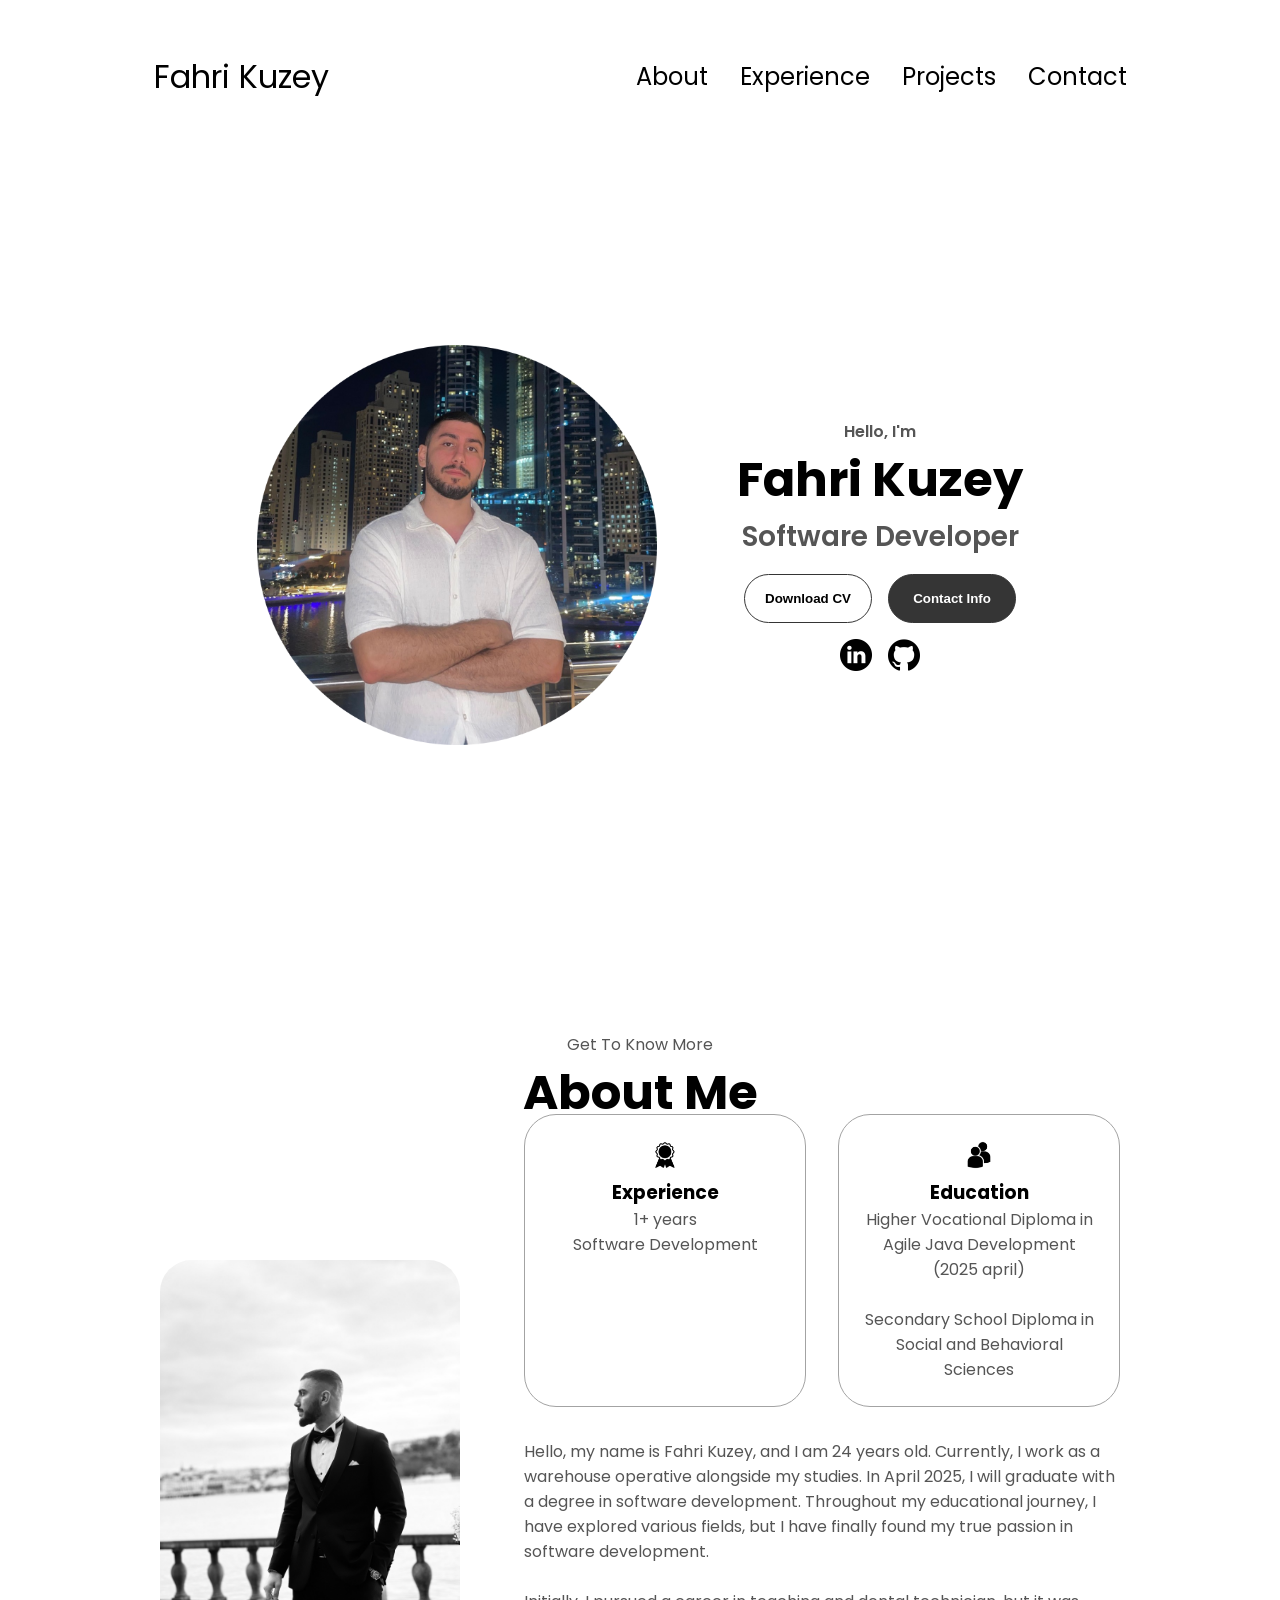
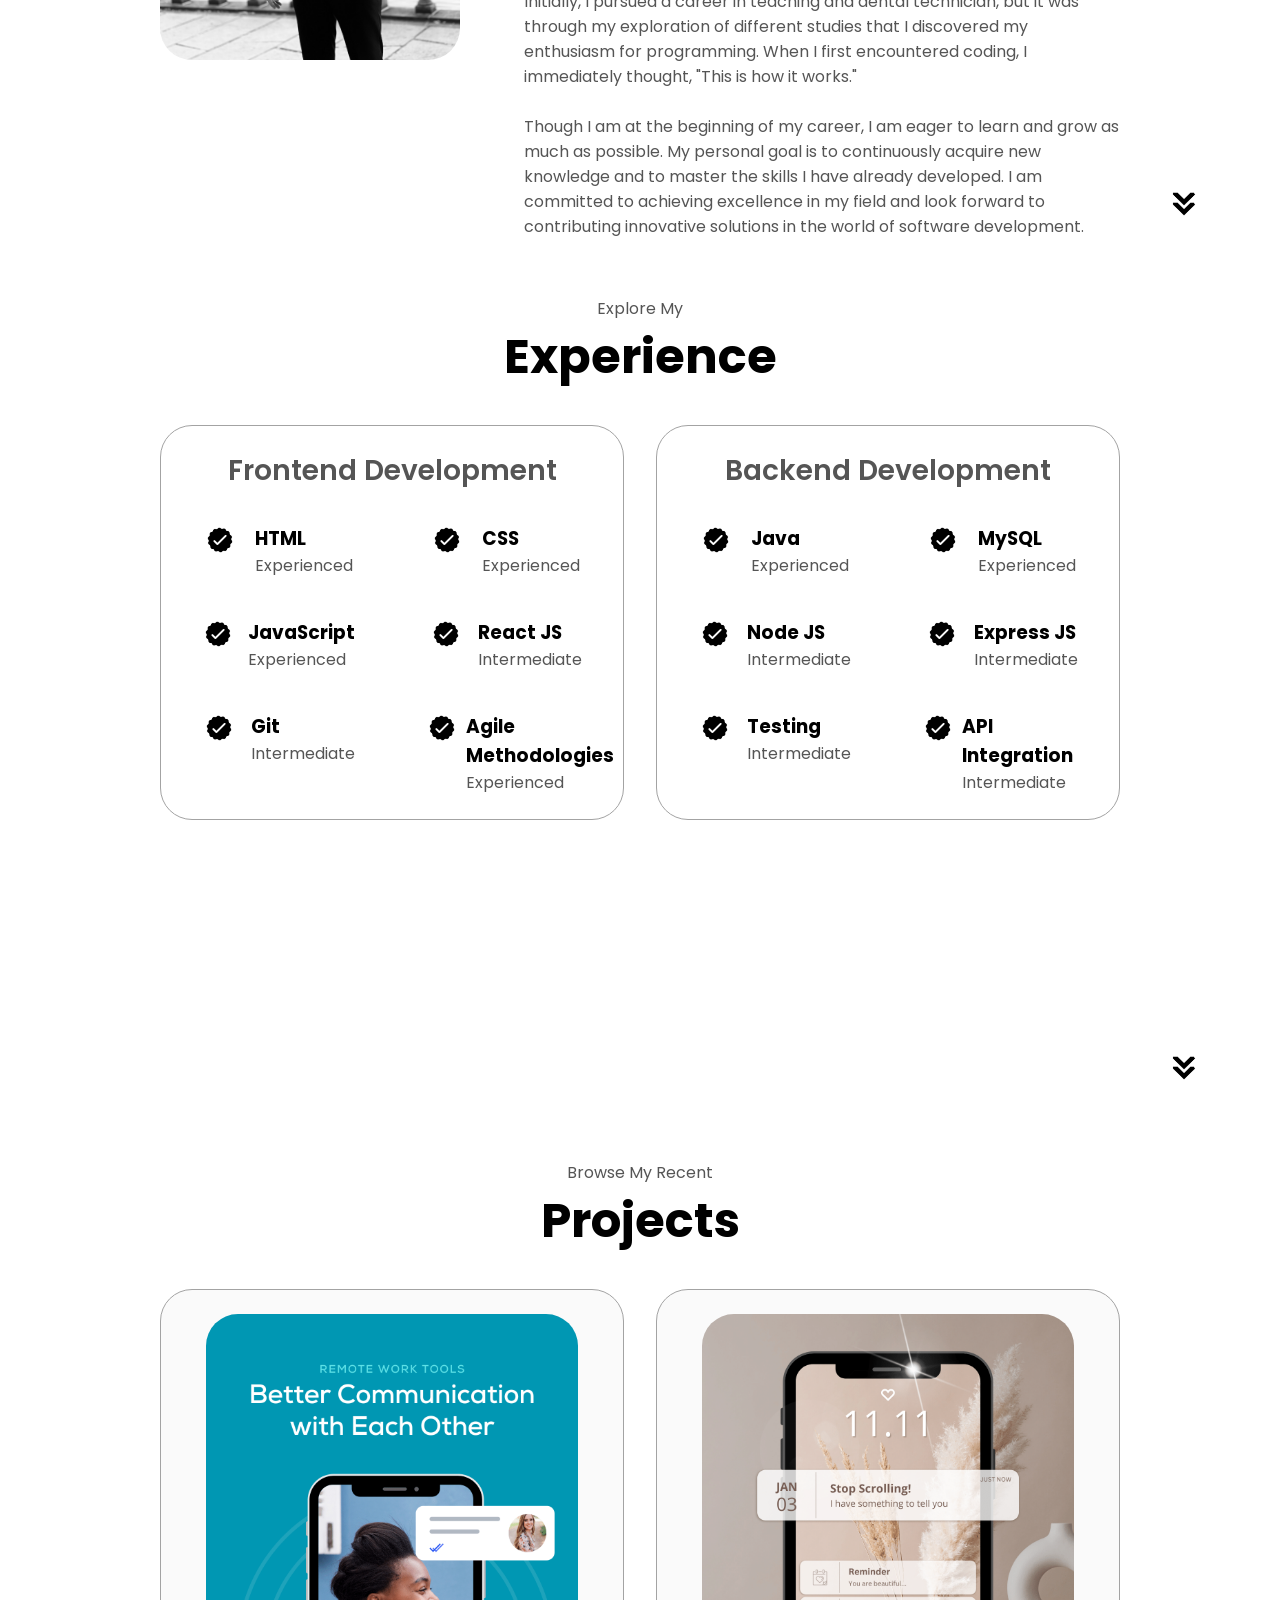
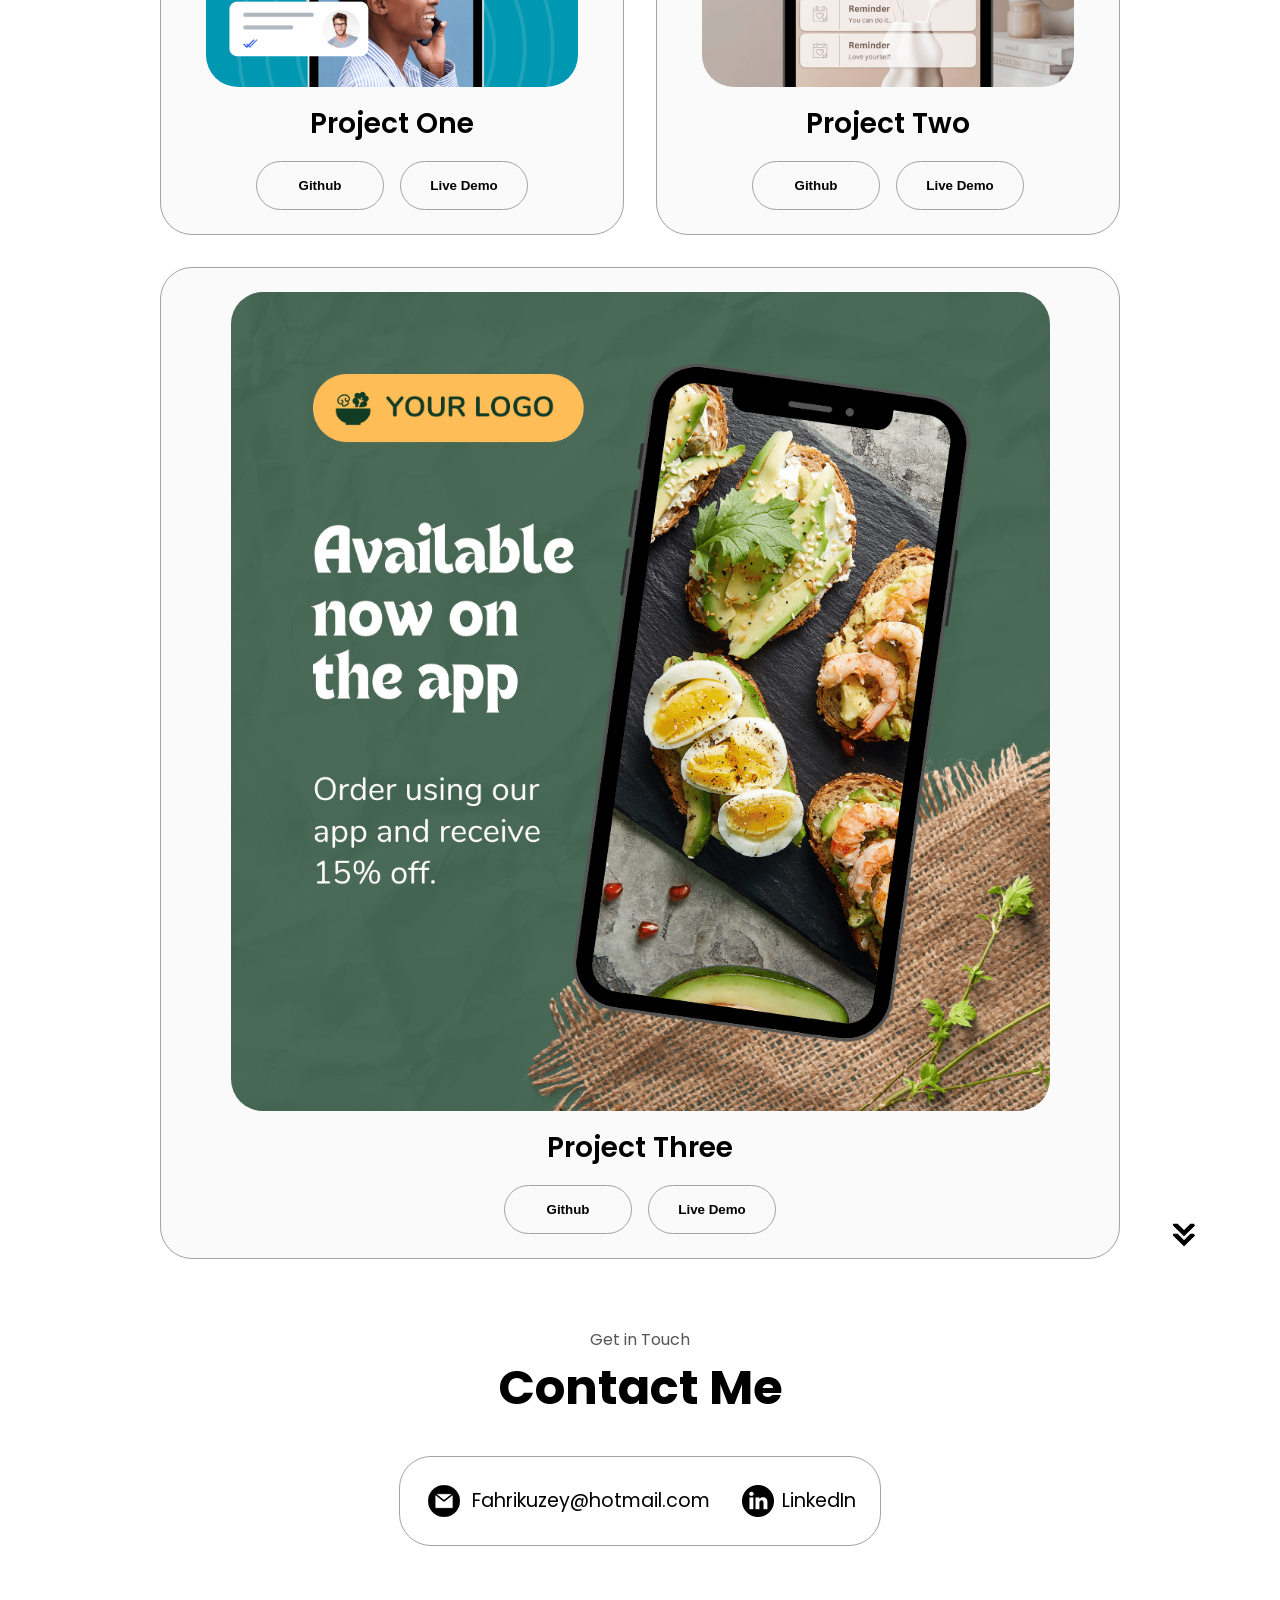
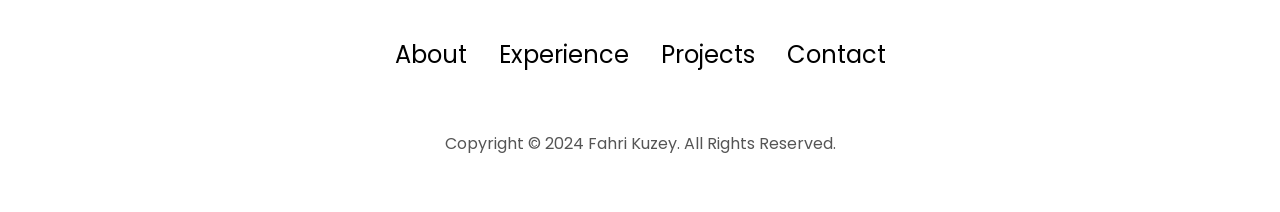
<file: Portfolio/index.html>
<!DOCTYPE html>
<html lang="en">
  <head>
    <meta charset="UTF-8" />
    <meta http-equiv="X-UA-Compatible" content="IE=edge" />
    <meta name="viewport" content="width=device-width, initial-scale=1.0" />
    <title>My Portfolio</title>
    <link rel="stylesheet" href="style.css" />
    <link rel="stylesheet" href="mediaqueries.css" />
  </head>
  <body>
    <nav id="desktop-nav">
      <div class="logo">Fahri Kuzey</div>
      <div>
        <ul class="nav-links">
          <li><a href="#about">About</a></li>
          <li><a href="#experience">Experience</a></li>
          <li><a href="#projects">Projects</a></li>
          <li><a href="#contact">Contact</a></li>
        </ul>
      </div>
    </nav>
    <nav id="hamburger-nav">
      <div class="logo">Fahri Kuzey</div>
      <div class="hamburger-menu">
        <div class="hamburger-icon" onclick="toggleMenu()">
          <span></span>
          <span></span>
          <span></span>
        </div>
        <div class="menu-links">
          <li><a href="#about" onclick="toggleMenu()">About</a></li>
          <li><a href="#experience" onclick="toggleMenu()">Experience</a></li>
          <li><a href="#projects" onclick="toggleMenu()">Projects</a></li>
          <li><a href="#contact" onclick="toggleMenu()">Contact</a></li>
        </div>
      </div>
    </nav>
    <section id="profile">
      <div class="section__pic-container">
        <img src="./assets/profile-pic-rounded.png" alt="Fahri Kuzey profile picture" />
      </div>
      <div class="section__text">
        <p class="section__text__p1">Hello, I'm</p>
        <h1 class="title">Fahri Kuzey</h1>
        <p class="section__text__p2">Software Developer</p>
        <div class="btn-container">
          <button
            class="btn btn-color-2"
            onclick="window.open('./assets/resume-example.pdf')"
          >
            Download CV
          </button>
          <button class="btn btn-color-1" onclick="location.href='./#contact'">
            Contact Info
          </button>
        </div>
        <div id="socials-container">
          <img
            src="./assets/linkedin.png"
            alt="My LinkedIn profile"
            class="icon"
            onclick="location.href='https://www.linkedin.com/in/fahri-kuzey-3540a7177?lipi=urn%3Ali%3Apage%3Ad_flagship3_profile_view_base_contact_details%3BHOmCHoPkTHawlbmaTQHs%2Bw%3D%3D'"
          />
          <img
            src="./assets/github.png"
            alt="My Github profile"
            class="icon"
            onclick="location.href='https://github.com/fukriiboii'"
          />
        </div>
      </div>
    </section>
    <section id="about">
      <p class="section__text__p1">Get To Know More</p>
      <h1 class="title">About Me</h1>
      <div class="section-container">
        <div class="section__pic-container">
          <img
            src="./assets/portfolio-sidoprofil.jpg"
            alt="Profile picture"
            class="about-pic"
          />
        </div>
        <div class="about-details-container">
          <div class="about-containers">
            <div class="details-container">
              <img
                src="./assets/experience.png"
                alt="Experience icon"
                class="icon"
              />
              <h3>Experience</h3>
              <p>1+ years <br />Software Development</p>
            </div>
            <div class="details-container">
              <img
                src="./assets/education.png"
                alt="Education icon"
                class="icon"
              />
              <h3>Education</h3>
              <p>Higher Vocational Diploma in Agile Java Development (2025 april)<br /> <br> Secondary School Diploma in Social and Behavioral Sciences</p>
            </div>
          </div>
          <div class="text-container">
            <p>
              Hello, my name is Fahri Kuzey, and I am 24 years old. 
              Currently, I work as a warehouse operative alongside my studies. 
              In April 2025, I will graduate with a degree in software development.
              Throughout my educational journey, I have explored various fields, but I have finally found my true passion in software development. <br>
              <br>
              Initially, I pursued a career in teaching and dental technician, 
              but it was through my exploration of different studies that I discovered my enthusiasm for programming. 
              When I first encountered coding, I immediately thought, "This is how it works." <br>
              <br>
              Though I am at the beginning of my career, 
              I am eager to learn and grow as much as possible. My personal goal is to continuously acquire new knowledge and to master the skills I have already developed. I am committed to achieving excellence in my field and look forward to contributing innovative solutions in the world of software development.   
            </p>
          </div>
        </div>
      </div>
      <img
        src="./assets/arrow.png"
        alt="Arrow icon"
        class="icon arrow"
        onclick="location.href='./#experience'"
      />
    </section>
    <section id="experience">
      <p class="section__text__p1">Explore My</p>
      <h1 class="title">Experience</h1>
      <div class="experience-details-container">
        <div class="about-containers">
          <div class="details-container">
            <h2 class="experience-sub-title">Frontend Development</h2>
            <div class="article-container">
              <article>
                <img
                  src="./assets/checkmark.png"
                  alt="Experience icon"
                  class="icon"
                />
                <div>
                  <h3>HTML</h3>
                  <p>Experienced</p>
                </div>
              </article>
              <article>
                <img
                  src="./assets/checkmark.png"
                  alt="Experience icon"
                  class="icon"
                />
                <div>
                  <h3>CSS</h3>
                  <p>Experienced</p>
                </div>
              </article>
              <article>
                <img
                  src="./assets/checkmark.png"
                  alt="Experience icon"
                  class="icon"
                />
                <div>
                  <h3>JavaScript</h3>
                  <p>Experienced</p>
                </div>
              </article>
              <article>
                <img
                  src="./assets/checkmark.png"
                  alt="Experience icon"
                  class="icon"
                />
                <div>
                  <h3>React JS</h3>
                  <p>Intermediate</p>
                </div>
              </article>
              <article>
                <img
                  src="./assets/checkmark.png"
                  alt="Experience icon"
                  class="icon"
                />
                <div>
                  <h3>Git</h3>
                  <p>Intermediate</p>
                </div>
              </article>
              <article>
                <img
                  src="./assets/checkmark.png"
                  alt="Experience icon"
                  class="icon"
                />
                <div>
                  <h3>Agile <br/>Methodologies</h3>
                  <p>Experienced</p>
                </div>
              </article>
            </div>
          </div>
          <div class="details-container">
            <h2 class="experience-sub-title">Backend Development</h2>
            <div class="article-container">
              <article>
                <img
                  src="./assets/checkmark.png"
                  alt="Experience icon"
                  class="icon"
                />
                <div>
                  <h3>Java</h3>
                  <p>Experienced</p>
                </div>
              </article>
              <article>
                <img
                  src="./assets/checkmark.png"
                  alt="Experience icon"
                  class="icon"
                />
                <div>
                  <h3>MySQL</h3>
                  <p>Experienced</p>
                </div>
              </article>
              <article>
                <img
                  src="./assets/checkmark.png"
                  alt="Experience icon"
                  class="icon"
                />
                <div>
                  <h3>Node JS</h3>
                  <p>Intermediate</p>
                </div>
              </article>
              <article>
                <img
                  src="./assets/checkmark.png"
                  alt="Experience icon"
                  class="icon"
                />
                <div>
                  <h3>Express JS</h3>
                  <p>Intermediate</p>
                </div>
              </article>
              <article>
                <img 
                  src="./assets/checkmark.png"
                  alt="Experience icon"
                  class="icon"
                  />
                  <div>
                    <h3>Testing</h3>
                    <p>Intermediate</p>
                  </div>
              </article>
              <article>
                <img
                  src="./assets/checkmark.png"
                  alt="Experience icon"
                  class="icon"
                />
                <div>
                  <h3>API Integration</h3>
                  <p>Intermediate</p>
                </div>
              </article>
             
            </div>
          </div>
        </div>
      </div>
      <img
        src="./assets/arrow.png"
        alt="Arrow icon"
        class="icon arrow"
        onclick="location.href='./#projects'"
      />
    </section>
    <section id="projects">
      <p class="section__text__p1">Browse My Recent</p>
      <h1 class="title">Projects</h1>
      <div class="experience-details-container">
        <div class="about-containers">
          <div class="details-container color-container">
            <div class="article-container">
              <img
                src="./assets/project-1.png"
                alt="Project 1"
                class="project-img"
              />
            </div>
            <h2 class="experience-sub-title project-title">Project One</h2>
            <div class="btn-container">
              <button
                class="btn btn-color-2 project-btn"
                onclick="location.href='https://github.com/'"
              >
                Github
              </button>
              <button
                class="btn btn-color-2 project-btn"
                onclick="location.href='https://github.com/'"
              >
                Live Demo
              </button>
            </div>
          </div>
          <div class="details-container color-container">
            <div class="article-container">
              <img
                src="./assets/project-2.png"
                alt="Project 2"
                class="project-img"
              />
            </div>
            <h2 class="experience-sub-title project-title">Project Two</h2>
            <div class="btn-container">
              <button
                class="btn btn-color-2 project-btn"
                onclick="location.href='https://github.com/'"
              >
                Github
              </button>
              <button
                class="btn btn-color-2 project-btn"
                onclick="location.href='https://github.com/'"
              >
                Live Demo
              </button>
            </div>
          </div>
          <div class="details-container color-container">
            <div class="article-container">
              <img
                src="./assets/project-3.png"
                alt="Project 3"
                class="project-img"
              />
            </div>
            <h2 class="experience-sub-title project-title">Project Three</h2>
            <div class="btn-container">
              <button
                class="btn btn-color-2 project-btn"
                onclick="location.href='https://github.com/'"
              >
                Github
              </button>
              <button
                class="btn btn-color-2 project-btn"
                onclick="location.href='https://github.com/'"
              >
                Live Demo
              </button>
            </div>
          </div>
        </div>
      </div>
      <img
        src="./assets/arrow.png"
        alt="Arrow icon"
        class="icon arrow"
        onclick="location.href='./#contact'"
      />
    </section>
    <section id="contact">
      <p class="section__text__p1">Get in Touch</p>
      <h1 class="title">Contact Me</h1>
      <div class="contact-info-upper-container">
        <div class="contact-info-container">
          <img
            src="./assets/email.png"
            alt="Email icon"
            class="icon contact-icon email-icon"
          />
          <p><a href="mailto:Fahrikuzey@hotmail.com">Fahrikuzey@hotmail.com</a></p>
        </div>
        <div class="contact-info-container">
          <img
            src="./assets/linkedin.png"
            alt="LinkedIn icon"
            class="icon contact-icon"
          />
          <p><a href="https://www.linkedin.com">LinkedIn</a></p>
        </div>
      </div>
    </section>
    <footer>
      <nav>
        <div class="nav-links-container">
          <ul class="nav-links">
            <li><a href="#about">About</a></li>
            <li><a href="#experience">Experience</a></li>
            <li><a href="#projects">Projects</a></li>
            <li><a href="#contact">Contact</a></li>
          </ul>
        </div>
      </nav>
      <p>Copyright &#169; 2024 Fahri Kuzey. All Rights Reserved.</p>
    </footer>
    <script src="script.js"></script>
  </body>
</html>
</file>
<file: Portfolio/style.css>
/* GENERAL */

@import url("https://fonts.googleapis.com/css2?family=Poppins:wght@300;400;500;600&display=swap");

* {
  margin: 0;
  padding: 0;
}

body {
  font-family: "Poppins", sans-serif;
}

html {
  scroll-behavior: smooth;
}

p {
  color: rgb(85, 85, 85);
}

/* TRANSITION */

a,
.btn {
  transition: all 300ms ease;
}

/* DESKTOP NAV */

nav,
.nav-links {
  display: flex;
}

nav {
  justify-content: space-around;
  align-items: center;
  height: 17vh;
}

.nav-links {
  gap: 2rem;
  list-style: none;
  font-size: 1.5rem;
}

a {
  color: black;
  text-decoration: none;
  text-decoration-color: white;
}

a:hover {
  color: grey;
  text-decoration: underline;
  text-underline-offset: 1rem;
  text-decoration-color: rgb(181, 181, 181);
}

.logo {
  font-size: 2rem;
}

.logo:hover {
  cursor: default;
}

/* HAMBURGER MENU */

#hamburger-nav {
  display: none;
}

.hamburger-menu {
  position: relative;
  display: inline-block;
}

.hamburger-icon {
  display: flex;
  flex-direction: column;
  justify-content: space-between;
  height: 24px;
  width: 30px;
  cursor: pointer;
}

.hamburger-icon span {
  width: 100%;
  height: 2px;
  background-color: black;
  transition: all 0.3 ease-in-out;
}

.menu-links {
  position: absolute;
  top: 100%;
  right: 0;
  background-color: white;
  width: fit-content;
  max-height: 0;
  overflow: hidden;
  transition: all 0.3 ease-in-out;
}

.menu-links a {
  display: block;
  padding: 10px;
  text-align: center;
  font-size: 1.5rem;
  color: black;
  text-decoration: none;
  transition: all 0.3 ease-in-out;
}

.menu-links li {
  list-style: none;
}

.menu-links.open {
  max-height: 300px;
}

.hamburger-icon.open span:first-child {
  transform: rotate(45deg) translate(10px, 5px);
}

.hamburger-icon.open span:nth-child(2) {
  opacity: 0;
}

.hamburger-icon.open span:last-child {
  transform: rotate(-45deg) translate(10px, -5px);
}

.hamburger-icon span:first-child {
  transform: none;
}

.hamburger-icon span:first-child {
  opacity: 1;
}

.hamburger-icon span:first-child {
  transform: none;
}

/* SECTIONS */

section {
  padding-top: 4vh;
  height: 96vh;
  margin: 0 10rem;
  box-sizing: border-box;
  min-height: fit-content;
}

.section-container {
  display: flex;
}

/* PROFILE SECTION */

#profile {
  display: flex;
  justify-content: center;
  gap: 5rem;
  height: 80vh;
}

.section__pic-container {
  display: flex;
  height: 400px;
  width: 400px;
  margin: auto 0;
}

.section__text {
  align-self: center;
  text-align: center;
}

.section__text p {
  font-weight: 600;
}

.section__text__p1 {
  text-align: center;
}

.section__text__p2 {
  font-size: 1.75rem;
  margin-bottom: 1rem;
}

.title {
  font-size: 3rem;
  text-align: center;
}

#socials-container {
  display: flex;
  justify-content: center;
  margin-top: 1rem;
  gap: 1rem;
}

/* ICONS */

.icon {
  cursor: pointer;
  height: 2rem;
}

/* BUTTONS */

.btn-container {
  display: flex;
  justify-content: center;
  gap: 1rem;
}

.btn {
  font-weight: 600;
  transition: all 300ms ease;
  padding: 1rem;
  width: 8rem;
  border-radius: 2rem;
}

.btn-color-1,
.btn-color-2 {
  border: rgb(53, 53, 53) 0.1rem solid;
}

.btn-color-1:hover,
.btn-color-2:hover {
  cursor: pointer;
}

.btn-color-1,
.btn-color-2:hover {
  background: rgb(53, 53, 53);
  color: white;
}

.btn-color-1:hover {
  background: rgb(0, 0, 0);
}

.btn-color-2 {
  background: none;
}

.btn-color-2:hover {
  border: rgb(255, 255, 255) 0.1rem solid;
}

.btn-container {
  gap: 1rem;
}

/* ABOUT SECTION */

#about {
  position: relative;
}

.about-containers {
  gap: 2rem;
  margin-bottom: 2rem;
  margin-top: 2rem;
}

.about-details-container {
  justify-content: center;
  flex-direction: column;
}

.about-containers,
.about-details-container {
  display: flex;
}

.about-pic {
  border-radius: 2rem;
}

.arrow {
  position: absolute;
  right: -5rem;
  bottom: 2.5rem;
}

.details-container {
  padding: 1.5rem;
  flex: 1;
  background: white;
  border-radius: 2rem;
  border: rgb(53, 53, 53) 0.1rem solid;
  border-color: rgb(163, 163, 163);
  text-align: center;
}

.section-container {
  gap: 4rem;
  height: 80%;
}

.section__pic-container {
  height: 400px;
  width: 400px;
  margin: auto 0;
}

/* EXPERIENCE SECTION */

#experience {
  position: relative;
}

.experience-sub-title {
  color: rgb(85, 85, 85);
  font-weight: 600;
  font-size: 1.75rem;
  margin-bottom: 2rem;
}

.experience-details-container {
  display: flex;
  justify-content: center;
  flex-direction: column;
}

.article-container {
  display: flex;
  text-align: initial;
  flex-wrap: wrap;
  flex-direction: row;
  gap: 2.5rem;
  justify-content: space-around;
}

article {
  display: flex;
  width: 10rem;
  justify-content: space-around;
  gap: 0.5rem;
}

article .icon {
  cursor: default;
}

/* PROJECTS SECTION */

#projects {
  position: relative;
}

.color-container {
  border-color: rgb(163, 163, 163);
  background: rgb(250, 250, 250);
}

.project-img {
  border-radius: 2rem;
  width: 90%;
  height: 90%;
}

.project-title {
  margin: 1rem;
  color: black;
}

.project-btn {
  color: black;
  border-color: rgb(163, 163, 163);
}

/* CONTACT */

#contact {
  display: flex;
  justify-content: center;
  flex-direction: column;
  height: 70vh;
}

.contact-info-upper-container {
  display: flex;
  justify-content: center;
  border-radius: 2rem;
  border: rgb(53, 53, 53) 0.1rem solid;
  border-color: rgb(163, 163, 163);
  background: (250, 250, 250);
  margin: 2rem auto;
  padding: 0.5rem;
}

.contact-info-container {
  display: flex;
  align-items: center;
  justify-content: center;
  gap: 0.5rem;
  margin: 1rem;
}

.contact-info-container p {
  font-size: larger;
}

.contact-icon {
  cursor: default;
}

.email-icon {
  height: 2.5rem;
}

/* FOOTER SECTION */

footer {
  height: 26vh;
  margin: 0 1rem;
}

footer p {
  text-align: center;
}
</file>
<file: Portfolio/mediaqueries.css>
@media screen and (max-width: 1400px) {
  #profile {
    height: 83vh;
    margin-bottom: 6rem;
  }
  .about-containers {
    flex-wrap: wrap;
  }
  #contact,
  #projects {
    height: fit-content;
  }
}

@media screen and (max-width: 1200px) {
  #desktop-nav {
    display: none;
  }
  #hamburger-nav {
    display: flex;
  }
  #experience,
  .experience-details-container {
    margin-top: 2rem;
  }
  #profile,
  .section-container {
    display: block;
  }
  .arrow {
    display: none;
  }
  section,
  .section-container {
    height: fit-content;
  }
  section {
    margin: 0 5%;
  }
  .section__pic-container {
    width: 275px;
    height: 275px;
    margin: 0 auto 2rem;
  }
  .about-containers {
    margin-top: 0;
  }
}

@media screen and (max-width: 600px) {
  #contact,
  footer {
    height: 40vh;
  }
  #profile {
    height: 83vh;
    margin-bottom: 0;
  }
  article {
    font-size: 1rem;
  }
  footer nav {
    height: fit-content;
    margin-bottom: 2rem;
  }
  .about-containers,
  .contact-info-upper-container,
  .btn-container {
    flex-wrap: wrap;
  }
  .contact-info-container {
    margin: 0;
  }
  .contact-info-container p,
  .nav-links li a {
    font-size: 1rem;
  }
  .experience-sub-title {
    font-size: 1.25rem;
  }
  .logo {
    font-size: 1.5rem;
  }
  .nav-links {
    flex-direction: column;
    gap: 0.5rem;
    text-align: center;
  }
  .section__pic-container {
    width: auto;
    height: 46vw;
    justify-content: center;
  }
  .section__text__p2 {
    font-size: 1.25rem;
  }
  .title {
    font-size: 2rem;
  }
  .text-container {
    text-align: justify;
  }
}
</file>
